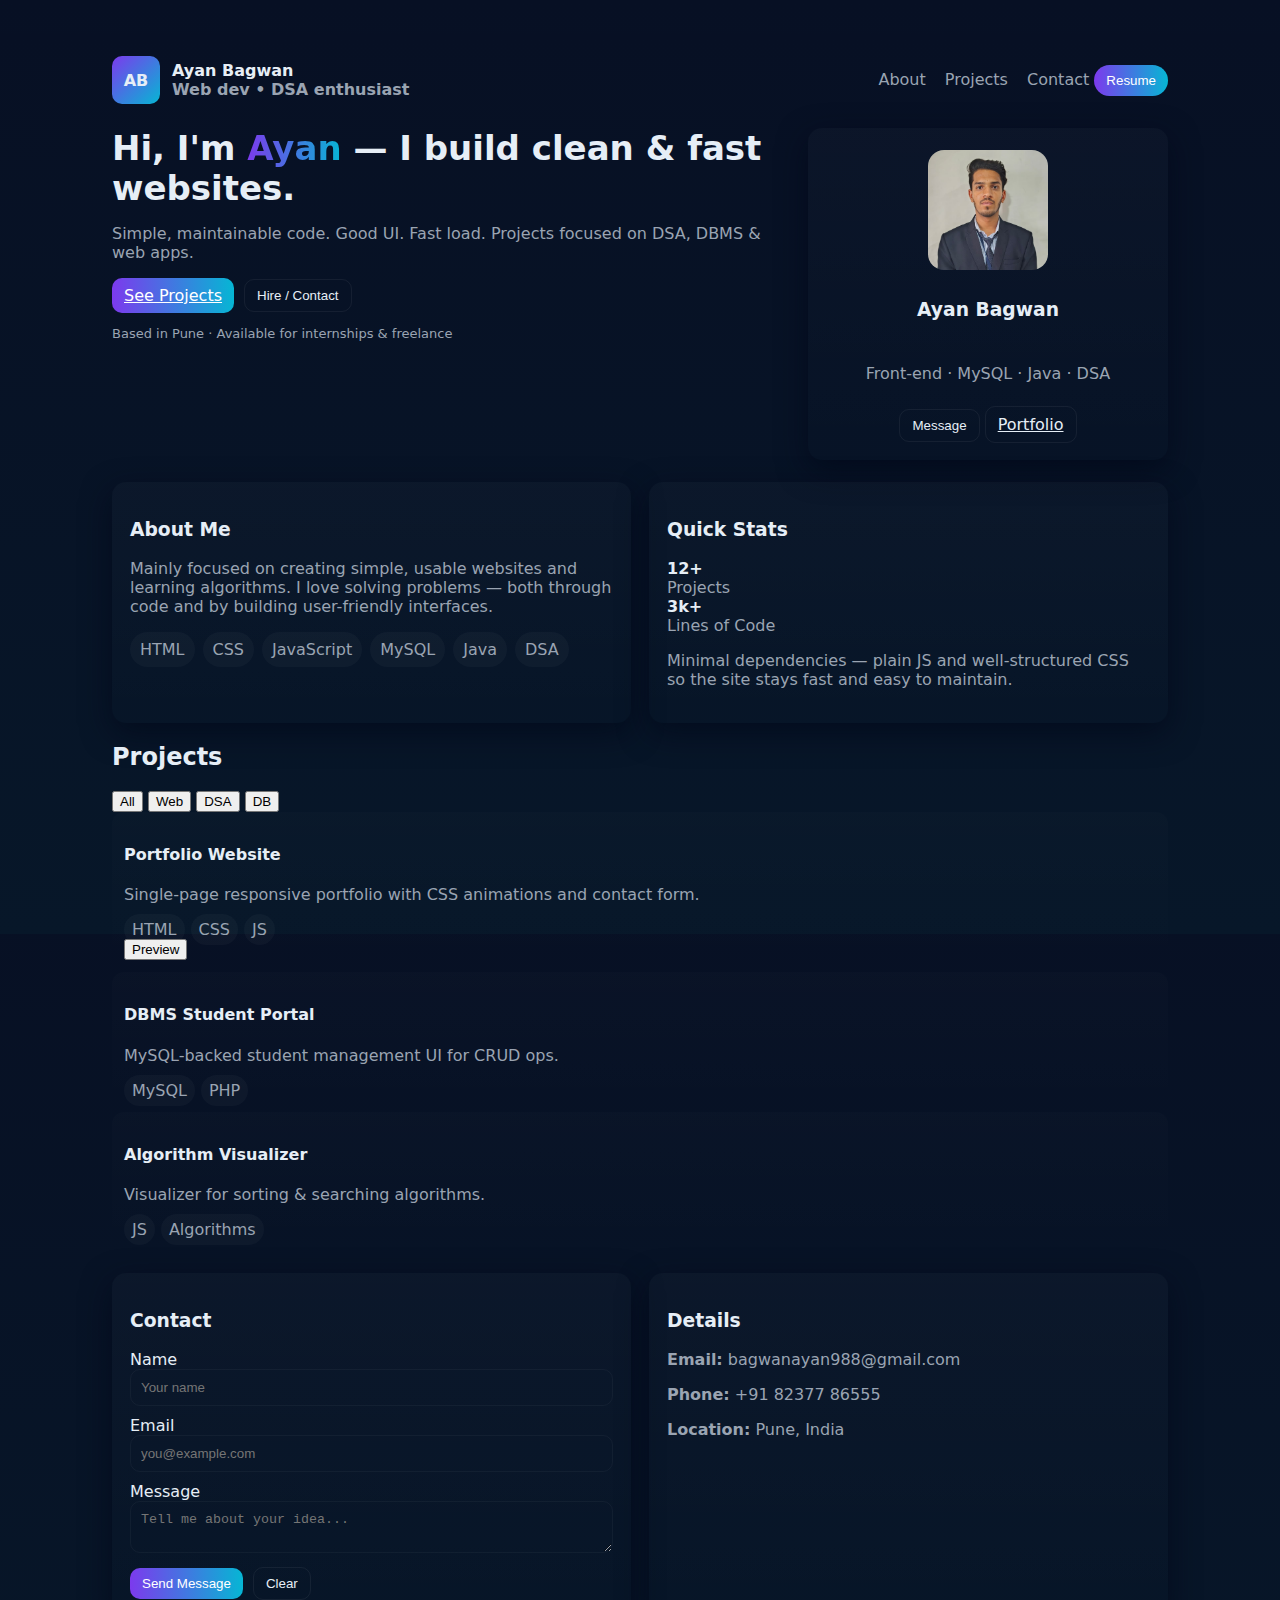
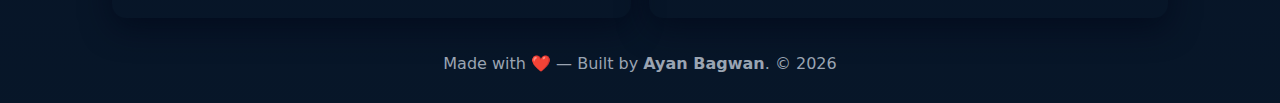
<file: portfolio- project/index.html>
<!doctype html>
<html lang="en">

<head>
    <meta charset="utf-8" />
    <meta name="viewport" content="width=device-width, initial-scale=1" />
    <title>Ayan Bagwan — Portfolio</title>

    <!-- make sure this matches your CSS filename -->
    <link rel="stylesheet" href="style.css">
</head>

<body>
    <div class="container">

        <!-- NAV -->
        <header class="nav">
            <div class="brand">
                <div class="logo">AB</div>
                <div class="name">Ayan Bagwan<br><span class="muted">Web dev • DSA enthusiast</span></div>
            </div>
            <nav>
                <a href="#about">About</a>
                <a href="#projects">Projects</a>
                <a href="#contact">Contact</a>
                <button id="resumeBtn" class="btn-outline">Resume</button>
            </nav>
        </header>

        <!-- HERO (IMPORTANT - was missing / misplaced in your file) -->
        <main class="hero">
            <section class="left">
                <h1>Hi, I'm <span class="accent">Ayan</span> — I build clean & fast websites.</h1>
                <p class="muted">Simple, maintainable code. Good UI. Fast load. Projects focused on DSA, DBMS & web apps.</p>

                <div class="controls">
                    <a class="btn primary" href="#projects">See Projects</a>
                    <button class="btn" id="hireBtn">Hire / Contact</button>
                </div>

                <p class="muted small">Based in Pune · Available for internships & freelance</p>
            </section>

            <aside class="card profile">
                <div class="avatar-wrap">
                    <!-- Using uploaded image path from this environment: -->
                    <img src="images/profile.jpeg" alt="Ayan" class="avatar">
                </div>

                <h3>Ayan Bagwan</h3>
                <p class="muted">Front-end · MySQL · Java · DSA</p>

                <div class="card-actions">
                    <button class="btn">Message</button>
                    <a class="btn" href="#projects">Portfolio</a>
                </div>
            </aside>
        </main>

        <!-- ABOUT -->
        <section id="about" class="cards">
            <div class="card">
                <h3>About Me</h3>
                <p class="muted">Mainly focused on creating simple, usable websites and learning algorithms. I love solving problems — both through code and by building user-friendly interfaces.</p>
                <div class="skills">
                    <span>HTML</span><span>CSS</span><span>JavaScript</span><span>MySQL</span><span>Java</span><span>DSA</span>
                </div>
            </div>

            <div class="card">
                <h3>Quick Stats</h3>
                <div class="stats">
                    <div><strong>12+</strong>
                        <div class="muted">Projects</div>
                    </div>
                    <div><strong>3k+</strong>
                        <div class="muted">Lines of Code</div>
                    </div>
                </div>
                <p class="muted">Minimal dependencies — plain JS and well-structured CSS so the site stays fast and easy to maintain.</p>
            </div>
        </section>

        <!-- PROJECTS -->
        <section id="projects">
            <h2>Projects</h2>
            <div class="filters">
                <button data-filter="all">All</button>
                <button data-filter="web">Web</button>
                <button data-filter="ds">DSA</button>
                <button data-filter="db">DB</button>
            </div>

            <div class="grid" id="projectsGrid">
                <article class="proj" data-type="web">
                    <h4>Portfolio Website</h4>
                    <p class="muted">Single-page responsive portfolio with CSS animations and contact form.</p>
                    <div class="tags"><span>HTML</span><span>CSS</span><span>JS</span></div>
                    <div class="proj-actions"><button onclick="openProject('Portfolio Website','Built with plain HTML/CSS/JS. Responsive and minimal.')">Preview</button></div>
                </article>

                <article class="proj" data-type="db">
                    <h4>DBMS Student Portal</h4>
                    <p class="muted">MySQL-backed student management UI for CRUD ops.</p>
                    <div class="tags"><span>MySQL</span><span>PHP</span></div>
                </article>

                <article class="proj" data-type="ds">
                    <h4>Algorithm Visualizer</h4>
                    <p class="muted">Visualizer for sorting & searching algorithms.</p>
                    <div class="tags"><span>JS</span><span>Algorithms</span></div>
                </article>
            </div>
        </section>

        <!-- CONTACT -->
        <section id="contact" class="cards contact">
            <div class="card">
                <h3>Contact</h3>
                <label>Name</label>
                <input id="name" placeholder="Your name">
                <label>Email</label>
                <input id="email" placeholder="you@example.com">
                <label>Message</label>
                <textarea id="message" placeholder="Tell me about your idea..."></textarea>
                <div class="controls">
                    <button class="btn primary" id="sendBtn">Send Message</button>
                    <button class="btn" id="clearBtn">Clear</button>
                </div>
                <div id="formStatus" class="muted small"></div>
            </div>

            <div class="card details">
                <h3>Details</h3>
                <p class="muted"><strong>Email:</strong> bagwanayan988@gmail.com</p>
                <p class="muted"><strong>Phone:</strong> +91 82377 86555</p>
                <p class="muted"><strong>Location:</strong> Pune, India</p>
            </div>
        </section>

        <footer class="foot">Made with ❤️ — Built by <b>Ayan Bagwan</b>. © <span id="year"></span></footer>
    </div>

    <!-- modal -->
    <div id="modal" class="modal" aria-hidden="true">
        <div class="modal-inner">
            <h3 id="mTitle"></h3>
            <p id="mDesc" class="muted"></p>
            <button onclick="closeModal()">Close</button>
        </div>
    </div>

    <!-- make sure this matches your JS filename -->
    <script src="script.js"></script>
</body>

</html>
</file>
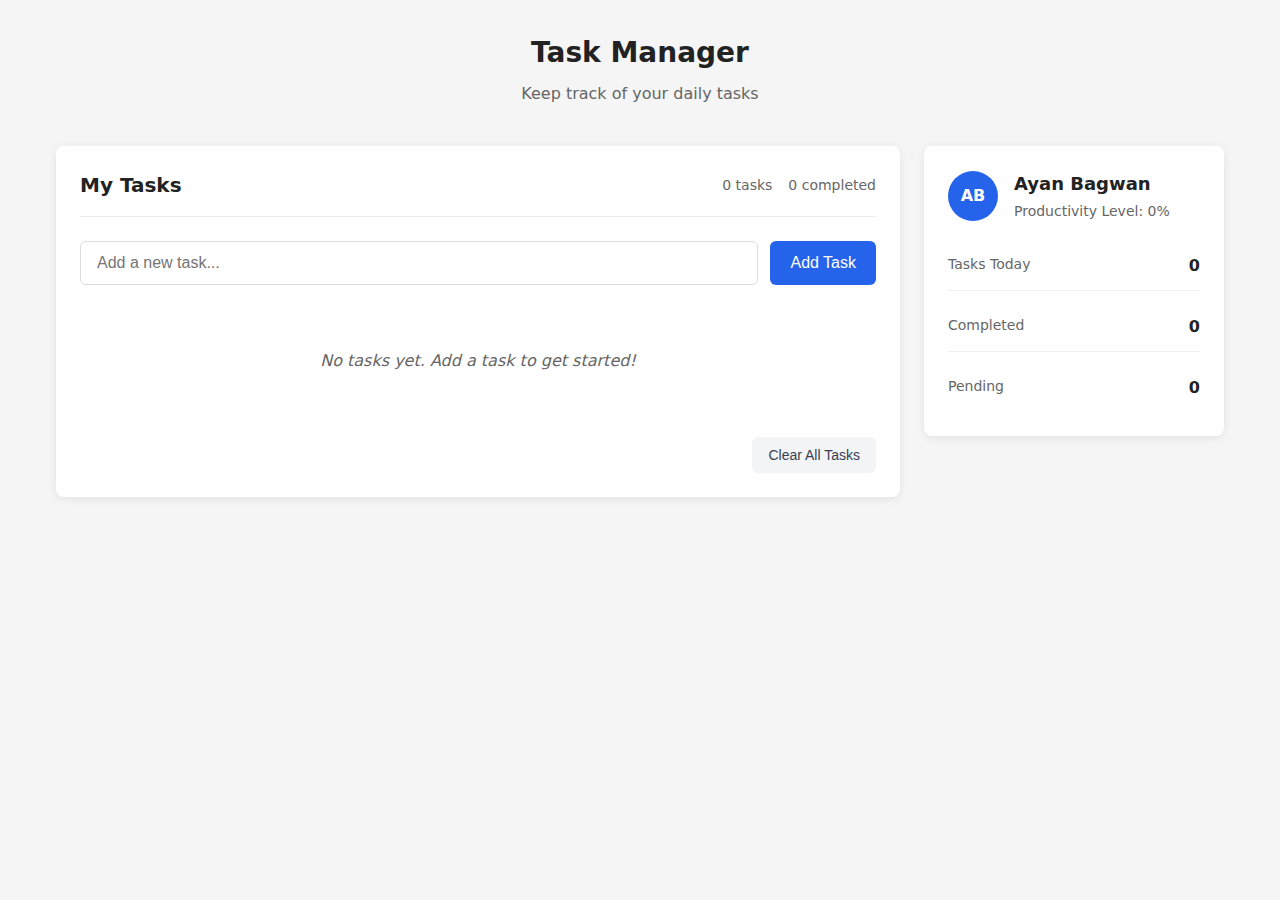
<file: To-Do project/index.html>
<!DOCTYPE html>
<html lang="en">

<head>
    <meta charset="UTF-8">
    <meta name="viewport" content="width=device-width, initial-scale=1.0">
    <title>Task Manager</title>
    <link rel="stylesheet" href="style.css">
</head>

<body>
    <div class="container">
        <header class="header">
            <h1>Task Manager</h1>
            <p>Keep track of your daily tasks</p>
        </header>

        <main class="main-content">
            <section class="tasks-section">
                <div class="tasks-header">
                    <h2>My Tasks</h2>
                    <div class="task-stats">
                        <span id="total-tasks">0 tasks</span>
                        <span id="completed-tasks">0 completed</span>
                    </div>
                </div>

                <div class="add-task-form">
                    <input type="text" id="task-input" placeholder="Add a new task...">
                    <button id="add-task-btn">Add Task</button>
                </div>

                <div class="tasks-list" id="tasks-list">
                    <!-- Tasks will be added here dynamically -->
                </div>

                <div class="tasks-actions">
                    <button id="clear-all-btn" class="clear-btn">Clear All Tasks</button>
                </div>
            </section>

            <aside class="profile-section">
                <div class="profile-card">
                    <div class="profile-header">
                        <div class="profile-avatar">
                            <span>AB</span>
                        </div>
                        <div class="profile-info">
                            <h3>Ayan Bagwan</h3>
                            <p>Productivity Level: <span id="productivity-level">0%</span></p>
                        </div>
                    </div>
                    <div class="profile-details">
                        <div class="detail-item">
                            <span class="detail-label">Tasks Today</span>
                            <span class="detail-value" id="tasks-today">0</span>
                        </div>
                        <div class="detail-item">
                            <span class="detail-label">Completed</span>
                            <span class="detail-value" id="tasks-completed">0</span>
                        </div>
                        <div class="detail-item">
                            <span class="detail-label">Pending</span>
                            <span class="detail-value" id="tasks-pending">0</span>
                        </div>
                    </div>
                </div>
            </aside>
        </main>
    </div>

    <!-- Edit Task Modal -->
    <div id="edit-modal" class="modal">
        <div class="modal-content">
            <div class="modal-header">
                <h3>Edit Task</h3>
                <span class="close-btn">&times;</span>
            </div>
            <div class="modal-body">
                <input type="text" id="edit-task-input">
                <div class="modal-actions">
                    <button id="save-edit-btn">Save Changes</button>
                    <button id="cancel-edit-btn">Cancel</button>
                </div>
            </div>
        </div>
    </div>

    <script src="app.js"></script>
</body>

</html>
</file>
<file: portfolio- project/style.css>
:root {
    --bg: #071122;
    --card: #071427;
    --muted: #9aa4b2;
    --accent1: #7c3aed;
    --accent2: #06b6d4;
    --radius: 14px;
    --ff: system-ui, "Segoe UI", Roboto, Inter;
}

* {
    box-sizing: border-box
}

html,
body {
    height: 100%;
    margin: 0;
    font-family: var(--ff);
    background: linear-gradient(180deg, #071024, #071729);
    color: #e6eef6
}

.container {
    max-width: 1100px;
    margin: 34px auto;
    padding: 22px
}

.nav {
    display: flex;
    justify-content: space-between;
    align-items: center
}

.brand {
    display: flex;
    gap: 12px;
    align-items: center
}

.logo {
    width: 48px;
    height: 48px;
    border-radius: 10px;
    background: linear-gradient(135deg, var(--accent1), var(--accent2));
    display: grid;
    place-items: center;
    font-weight: 800
}

.name {
    font-weight: 800
}

.muted {
    color: var(--muted)
}

.nav a {
    margin-left: 14px;
    color: var(--muted);
    text-decoration: none
}

.btn {
    padding: 8px 12px;
    border-radius: 10px;
    border: 1px solid rgba(255, 255, 255, 0.06);
    background: transparent;
    color: inherit;
    cursor: pointer
}

.btn.primary {
    background: linear-gradient(90deg, var(--accent1), var(--accent2));
    border: none;
    color: #fff
}

.btn-outline {
    background: linear-gradient(90deg, var(--accent1), var(--accent2));
    padding: 8px 12px;
    border-radius: 999px;
    color: #fff;
    border: none
}

.hero {
    display: grid;
    grid-template-columns: 1fr 360px;
    gap: 26px;
    align-items: start;
    margin-top: 24px
}

.left h1 {
    font-size: 34px;
    margin: 0
}

.left .accent {
    background: linear-gradient(90deg, var(--accent1), var(--accent2));
    -webkit-background-clip: text;
    color: transparent
}

.card {
    background: linear-gradient(180deg, rgba(255, 255, 255, 0.02), transparent);
    padding: 18px;
    border-radius: var(--radius);
    box-shadow: 0 10px 30px rgba(2, 6, 23, 0.6)
}

.profile {
    display: flex;
    flex-direction: column;
    align-items: center;
    gap: 10px;
    padding-top: 22px
}

.avatar-wrap {
    width: 120px;
    height: 120px;
    border-radius: 16px;
    overflow: hidden;
    background: #000
}

.avatar {
    width: 100%;
    height: 100%;
    object-fit: cover;
    display: block
}

.cards {
    display: grid;
    grid-template-columns: 1fr 1fr;
    gap: 18px;
    margin-top: 22px
}

.skills span {
    display: inline-block;
    background: rgba(255, 255, 255, 0.03);
    padding: 8px 10px;
    border-radius: 999px;
    margin-right: 8px;
    color: var(--muted)
}

.projects .grid {
    display: grid;
    grid-template-columns: repeat(auto-fit, minmax(240px, 1fr));
    gap: 14px;
    margin-top: 12px
}

.proj {
    padding: 12px;
    border-radius: 12px;
    background: linear-gradient(180deg, rgba(255, 255, 255, 0.01), transparent)
}

.tags span {
    background: rgba(255, 255, 255, 0.03);
    padding: 6px 8px;
    border-radius: 999px;
    margin-right: 6px;
    color: var(--muted)
}

.contact input,
.contact textarea {
    width: 100%;
    padding: 10px;
    border-radius: 10px;
    border: 1px solid rgba(255, 255, 255, 0.04);
    background: transparent;
    color: inherit;
    margin-bottom: 10px
}

.foot {
    text-align: center;
    margin-top: 28px;
    color: var(--muted);
    padding: 8px
}


/* modal */

.modal {
    position: fixed;
    inset: 0;
    display: none;
    align-items: center;
    justify-content: center;
    background: rgba(0, 0, 0, 0.5)
}

.modal.show {
    display: flex
}

.modal-inner {
    background: #061020;
    padding: 20px;
    border-radius: 12px;
    max-width: 700px;
    width: 100%
}


/* small util */

.controls {
    display: flex;
    gap: 10px;
    align-items: center
}

.small {
    font-size: 13px
}


/* responsive */

@media (max-width:880px) {
    .hero {
        grid-template-columns: 1fr
    }
    .cards {
        grid-template-columns: 1fr
    }
    .container {
        padding: 12px
    }
}
</file>
<file: To-Do project/style.css>
* {
    margin: 0;
    padding: 0;
    box-sizing: border-box;
}

body {
    font-family: system-ui, -apple-system, BlinkMacSystemFont, 'Segoe UI', Roboto, Oxygen, Ubuntu, Cantarell, sans-serif;
    background-color: #f5f5f5;
    color: #222;
    line-height: 1.5;
}

.container {
    max-width: 1200px;
    margin: 0 auto;
    padding: 16px;
}

.header {
    text-align: center;
    margin-bottom: 24px;
    padding: 16px 0;
}

.header h1 {
    font-size: 28px;
    font-weight: 600;
    margin-bottom: 8px;
}

.header p {
    color: #666;
    font-size: 16px;
}

.main-content {
    display: grid;
    grid-template-columns: 1fr 300px;
    gap: 24px;
}


/* Tasks Section */

.tasks-section {
    background-color: #ffffff;
    border-radius: 8px;
    box-shadow: 0 2px 8px rgba(0, 0, 0, 0.08);
    padding: 24px;
}

.tasks-header {
    display: flex;
    justify-content: space-between;
    align-items: center;
    margin-bottom: 24px;
    padding-bottom: 16px;
    border-bottom: 1px solid #eaeaea;
}

.tasks-header h2 {
    font-size: 20px;
    font-weight: 600;
}

.task-stats {
    display: flex;
    gap: 16px;
    font-size: 14px;
    color: #666;
}

.add-task-form {
    display: flex;
    gap: 12px;
    margin-bottom: 24px;
}

#task-input {
    flex: 1;
    padding: 12px 16px;
    border: 1px solid #ddd;
    border-radius: 6px;
    font-size: 16px;
    outline: none;
    transition: border-color 0.2s;
}

#task-input:focus {
    border-color: #2563eb;
}

#add-task-btn {
    padding: 12px 20px;
    background-color: #2563eb;
    color: white;
    border: none;
    border-radius: 6px;
    font-size: 16px;
    cursor: pointer;
    transition: background-color 0.2s;
}

#add-task-btn:hover {
    background-color: #1d4ed8;
}

.tasks-list {
    margin-bottom: 24px;
}

.task-item {
    display: flex;
    align-items: center;
    padding: 16px;
    border: 1px solid #eaeaea;
    border-radius: 6px;
    margin-bottom: 12px;
    background-color: #fafafa;
    transition: all 0.2s;
}

.task-item:hover {
    box-shadow: 0 2px 4px rgba(0, 0, 0, 0.05);
}

.task-item.completed {
    background-color: #f0f9ff;
    border-color: #dbeafe;
}

.task-checkbox {
    margin-right: 12px;
    width: 20px;
    height: 20px;
    cursor: pointer;
}

.task-text {
    flex: 1;
    font-size: 16px;
}

.task-item.completed .task-text {
    text-decoration: line-through;
    color: #666;
}

.task-actions {
    display: flex;
    gap: 8px;
}

.edit-btn,
.delete-btn {
    padding: 6px 12px;
    border: none;
    border-radius: 4px;
    font-size: 14px;
    cursor: pointer;
    transition: background-color 0.2s;
}

.edit-btn {
    background-color: #f3f4f6;
    color: #374151;
}

.edit-btn:hover {
    background-color: #e5e7eb;
}

.delete-btn {
    background-color: #fee2e2;
    color: #dc2626;
}

.delete-btn:hover {
    background-color: #fecaca;
}

.tasks-actions {
    display: flex;
    justify-content: flex-end;
}

.clear-btn {
    padding: 10px 16px;
    background-color: #f3f4f6;
    color: #374151;
    border: none;
    border-radius: 6px;
    font-size: 14px;
    cursor: pointer;
    transition: background-color 0.2s;
}

.clear-btn:hover {
    background-color: #e5e7eb;
}


/* Profile Section */

.profile-section {
    height: fit-content;
}

.profile-card {
    background-color: #ffffff;
    border-radius: 8px;
    box-shadow: 0 2px 8px rgba(0, 0, 0, 0.08);
    padding: 24px;
}

.profile-header {
    display: flex;
    align-items: center;
    margin-bottom: 20px;
}

.profile-avatar {
    width: 50px;
    height: 50px;
    border-radius: 50%;
    background-color: #2563eb;
    color: white;
    display: flex;
    align-items: center;
    justify-content: center;
    font-weight: 600;
    margin-right: 16px;
}

.profile-info h3 {
    font-size: 18px;
    font-weight: 600;
    margin-bottom: 4px;
}

.profile-info p {
    font-size: 14px;
    color: #666;
}

.profile-details {
    display: flex;
    flex-direction: column;
    gap: 12px;
}

.detail-item {
    display: flex;
    justify-content: space-between;
    padding: 12px 0;
    border-bottom: 1px solid #f0f0f0;
}

.detail-item:last-child {
    border-bottom: none;
}

.detail-label {
    color: #666;
    font-size: 14px;
}

.detail-value {
    font-weight: 600;
    color: #222;
}


/* Modal */

.modal {
    display: none;
    position: fixed;
    top: 0;
    left: 0;
    width: 100%;
    height: 100%;
    background-color: rgba(0, 0, 0, 0.5);
    z-index: 1000;
    align-items: center;
    justify-content: center;
}

.modal-content {
    background-color: white;
    border-radius: 8px;
    width: 90%;
    max-width: 500px;
    box-shadow: 0 4px 12px rgba(0, 0, 0, 0.15);
}

.modal-header {
    display: flex;
    justify-content: space-between;
    align-items: center;
    padding: 20px 24px 16px;
    border-bottom: 1px solid #eaeaea;
}

.modal-header h3 {
    font-size: 18px;
    font-weight: 600;
}

.close-btn {
    font-size: 24px;
    cursor: pointer;
    color: #666;
    line-height: 1;
}

.close-btn:hover {
    color: #222;
}

.modal-body {
    padding: 24px;
}

#edit-task-input {
    width: 100%;
    padding: 12px 16px;
    border: 1px solid #ddd;
    border-radius: 6px;
    font-size: 16px;
    margin-bottom: 20px;
    outline: none;
}

#edit-task-input:focus {
    border-color: #2563eb;
}

.modal-actions {
    display: flex;
    gap: 12px;
    justify-content: flex-end;
}

#save-edit-btn,
#cancel-edit-btn {
    padding: 10px 20px;
    border: none;
    border-radius: 6px;
    font-size: 14px;
    cursor: pointer;
    transition: background-color 0.2s;
}

#save-edit-btn {
    background-color: #2563eb;
    color: white;
}

#save-edit-btn:hover {
    background-color: #1d4ed8;
}

#cancel-edit-btn {
    background-color: #f3f4f6;
    color: #374151;
}

#cancel-edit-btn:hover {
    background-color: #e5e7eb;
}


/* Responsive Design */

@media (max-width: 768px) {
    .main-content {
        grid-template-columns: 1fr;
    }
    .profile-section {
        order: -1;
    }
    .add-task-form {
        flex-direction: column;
    }
    #add-task-btn {
        width: 100%;
    }
}

.no-tasks {
    text-align: center;
    color: #666;
    font-style: italic;
    padding: 40px 20px;
}
</file>
